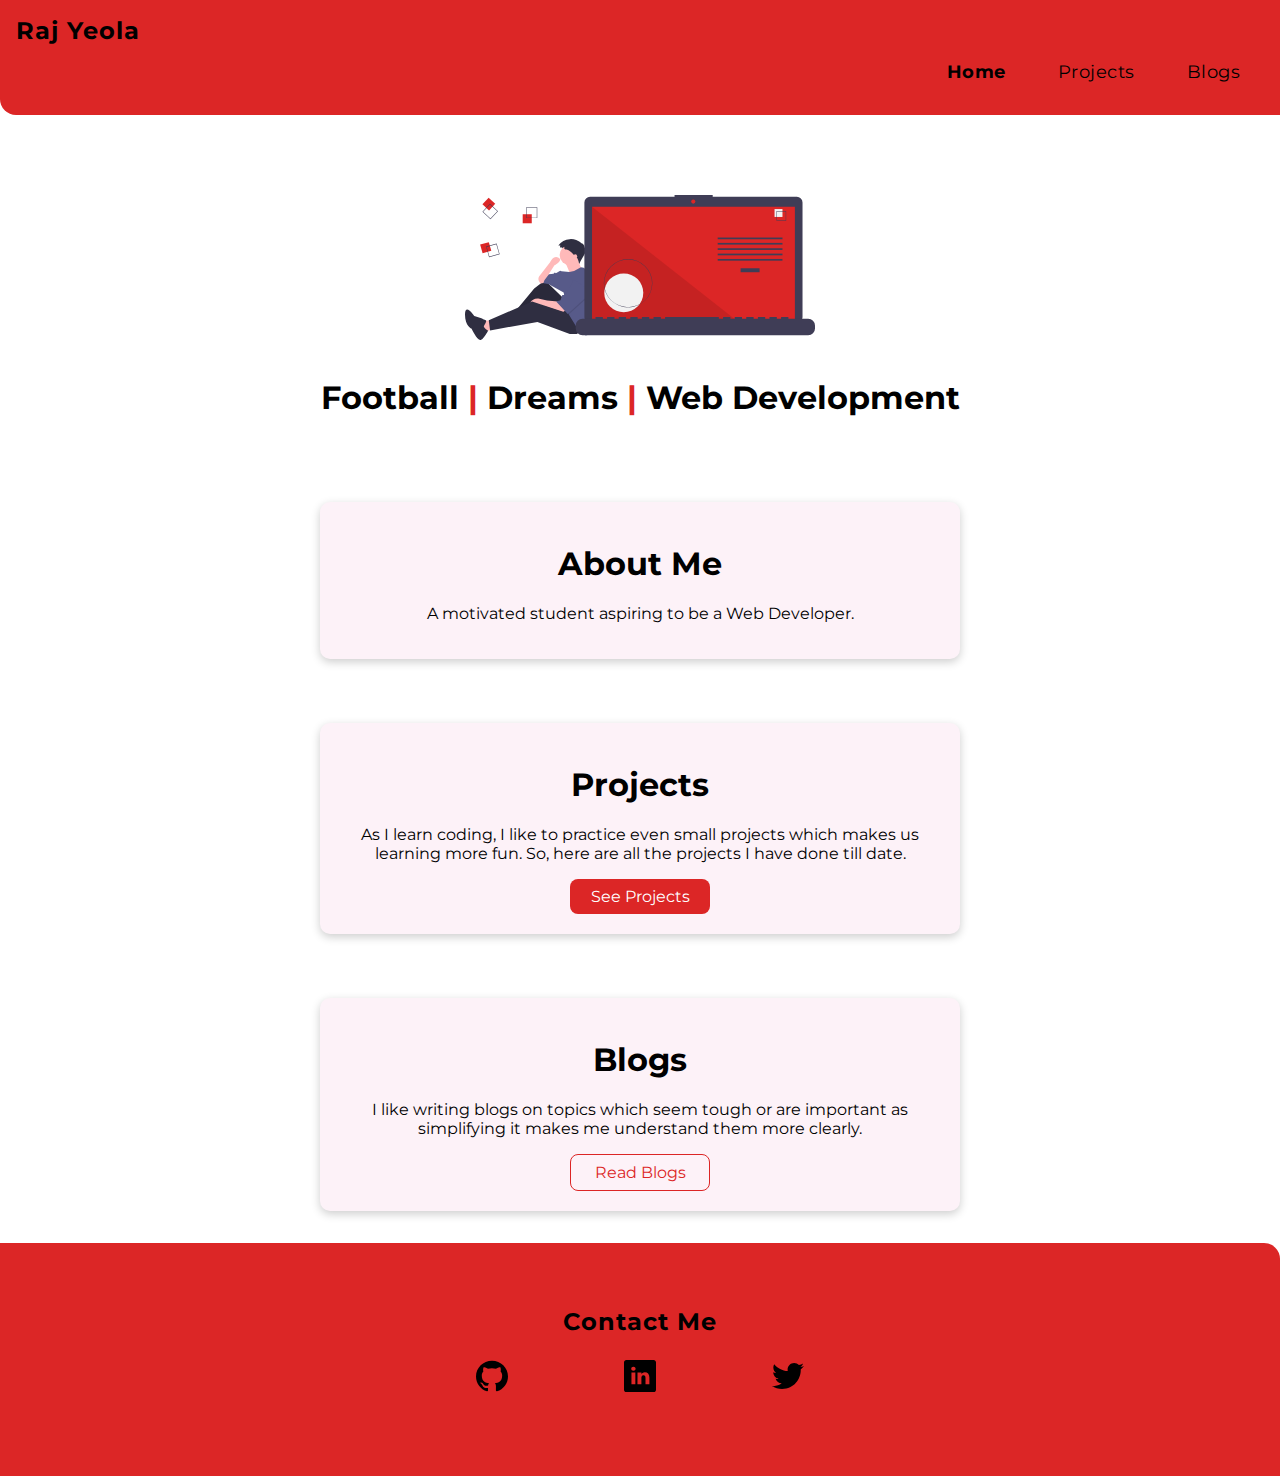
<file: index.html>
<!DOCTYPE html>
<html lang="en">
  <head>
    <meta charset="UTF-8" />
    <meta name="viewport" content="width=device-width, initial-scale=1.0" />
    <title>Home | Raj Yeola</title>
    <link
      rel="apple-touch-icon"
      sizes="180x180"
      href="Images/Favicon/apple-touch-icon.png"
    />
    <link
      rel="icon"
      type="image/png"
      sizes="32x32"
      href="Images/Favicon/favicon-32x32.png"
    />
    <link
      rel="icon"
      type="image/png"
      sizes="16x16"
      href="Images/Favicon/favicon-16x16.png"
    />
    <link rel="manifest" href="/site.webmanifest" />
    <link href="styles.css" rel="stylesheet" />
  </head>
  <body class="body-index">
    <nav class="navigation container">
      <div class="nav-brand">Raj Yeola</div>
      <ul class="list-non-bullet nav-pills">
        <li class="list-item-inline">
          <a class="link link-active link-header" href="/index.html">Home</a>
        </li>
        <li class="list-item-inline">
          <a class="link link-header" href="/projects.html">Projects</a>
        </li>
        <li class="list-item-inline">
          <a class="link link-header" href="/blogs.html">Blogs</a>
        </li>
      </ul>
    </nav>

    <header class="hero">
      <img class="img-hero" src="Images/hero-index.svg" />
      <h1 class="hero-heading">
        Football <span class="heading-inverted">|</span> Dreams
        <span class="heading-inverted">|</span> Web Development
      </h1>
    </header>

    <section class="section">
      <div class="container card">
        <h1>About Me</h1>
        <p>A motivated student aspiring to be a Web Developer.</p>
      </div>
    </section>

    <section class="section">
      <div class="container card">
        <h1>Projects</h1>
        <p>
          As I learn coding, I like to practice even small projects which makes
          us learning more fun. So, here are all the projects I have done till
          date.
        </p>
        <a class="link link-primary" href="/projects.html">See Projects</a>
      </div>
    </section>

    <section class="section">
      <div class="container card">
        <h1>Blogs</h1>
        <p>
          I like writing blogs on topics which seem tough or are important as
          simplifying it makes me understand them more clearly.
        </p>
        <a class="link link-secondary" href="/blogs.html">Read Blogs</a>
      </div>
    </section>

    <footer class="footer">
      <div class="footer-header">Contact Me</div>
      <ul class="social-links list-non-bullet">
        <li class="list-item-inline">
          <a class="link" href="https://github.com/Raj-0210">
            <img class="footer-icons" src="Images/github.svg" />
          </a>
        </li>
        <li class="list-item-inline">
          <a
            class="link"
            href="https://www.linkedin.com/in/raj-yeola-34a45a18b/"
          >
            <img class="footer-icons" src="Images/linkedin-og.svg" />
          </a>
        </li>
        <li class="list-item-inline">
          <a class="link" href="https://twitter.com/raj_yeola">
            <img class="footer-icons" src="Images/twitter.svg" />
          </a>
        </li>
      </ul>
    </footer>
  </body>
</html>
</file>
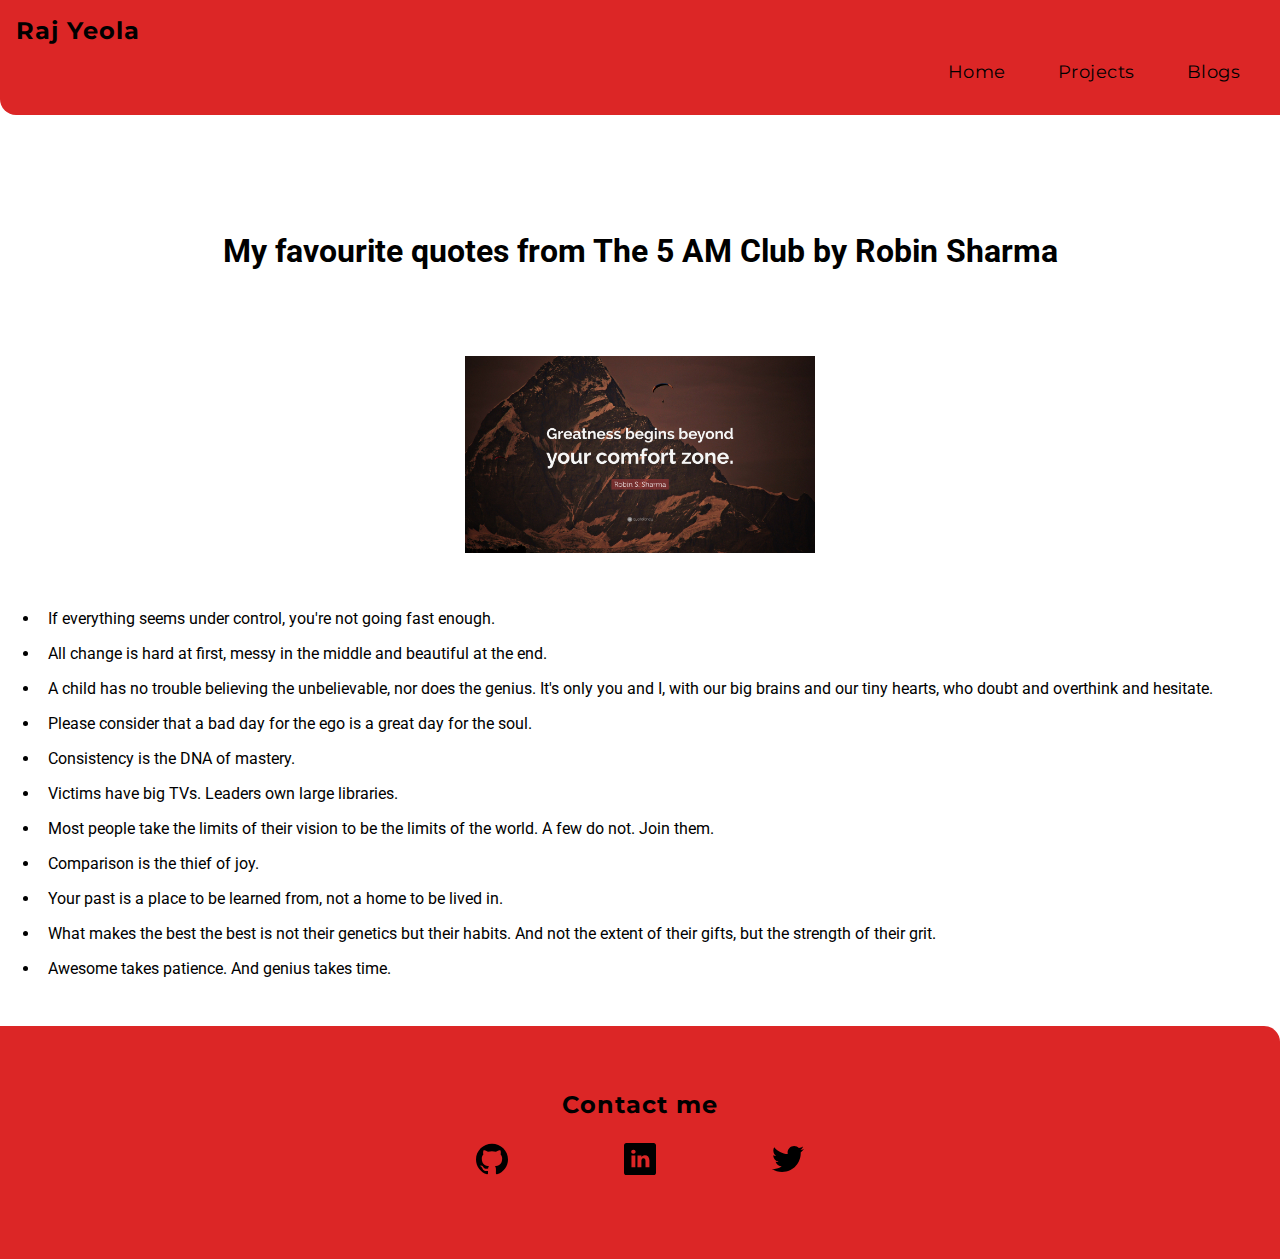
<file: blog1.html>
<!DOCTYPE html>
<html lang="en">
<head>
    <meta charset="UTF-8">
    <meta name="viewport" content="width=device-width, initial-scale=1.0">
    <title>Blog | Raj Yeola</title>
    <link rel="apple-touch-icon" sizes="180x180" href="Images/Favicon/apple-touch-icon.png">
    <link rel="icon" type="image/png" sizes="32x32" href="Images/Favicon/favicon-32x32.png">
    <link rel="icon" type="image/png" sizes="16x16" href="Images/Favicon/favicon-16x16.png">
    <link rel="manifest" href="/site.webmanifest">
    <link href="styles.css" rel="stylesheet"/>
</head>
<body class="body-blog1">
    <nav class="navigation container">
        <div class="nav-brand blog1">Raj Yeola</div>
        <ul class="list-non-bullet nav-pills">
            <li class="list-item-inline">
                <a class="link link-header blog1" href="/index.html">Home</a>
            </li>
            <li class="list-item-inline">
                <a class="link link-header blog1" href="/projects.html">Projects</a>
            </li>
            <li class="list-item-inline">
                <a class="link link-header blog1" href="/blogs.html">Blogs</a>
            </li>
        </ul>
    </nav>

    <header class="hero font-blog1">
        <h1 class="hero-heading">My favourite quotes from The 5 AM Club by Robin Sharma</h1>
    </header>

    <img class="img-hero section" src="Images/Robin Sharma (2).jpg" />

    <ul class="font-blog1">
        <li class="quote">If everything seems under control, you're not going fast enough.</li>
        <li class="quote">All change is hard at first, messy in the middle and beautiful at the end.</li>
        <li class="quote">A child has no trouble believing the unbelievable, nor does the genius. It's only you and I, with our big brains and our tiny hearts, who doubt and overthink and hesitate.</li>
        <li class="quote">Please consider that a bad day for the ego is a great day for the soul.</li>
        <li class="quote">Consistency is the DNA of mastery.</li>
        <li class="quote">Victims have big TVs. Leaders own large libraries.</li>
        <li class="quote">Most people take the limits of their vision to be the limits of the world. A few do not. Join them.</li>
        <li class="quote">Comparison is the thief of joy.</li>
        <li class="quote">Your past is a place to be learned from, not a home to be lived in.</li>
        <li class="quote">What makes the best the best is not their genetics but their habits. And not the extent of their gifts, but the strength of their grit.</li>
        <li class="quote quote-pad">Awesome takes patience. And genius takes time.</li>
    </ul>

    <footer class="footer footer-blog1">
        <div class="footer-header">Contact me</div>
        <ul class="social-links list-non-bullet">
            <li class="list-item-inline">
                <a class="link" href="https://github.com/Raj-0210">
                    <img class="footer-icons" src="Images/github.svg">
                </a>
            </li>
            <li class="list-item-inline">
                <a class="link" href="https://www.linkedin.com/in/raj-yeola-34a45a18b/">
                    <img class="footer-icons" src="Images/linkedin-og.svg">
                </a>
            </li>
            <li class="list-item-inline">
                <a class="link" href="https://twitter.com/raj_yeola">
                    <img class="footer-icons" src="Images/twitter.svg">
                </a>
            </li>
        </ul>
    </footer>
</body>
</html>
</file>
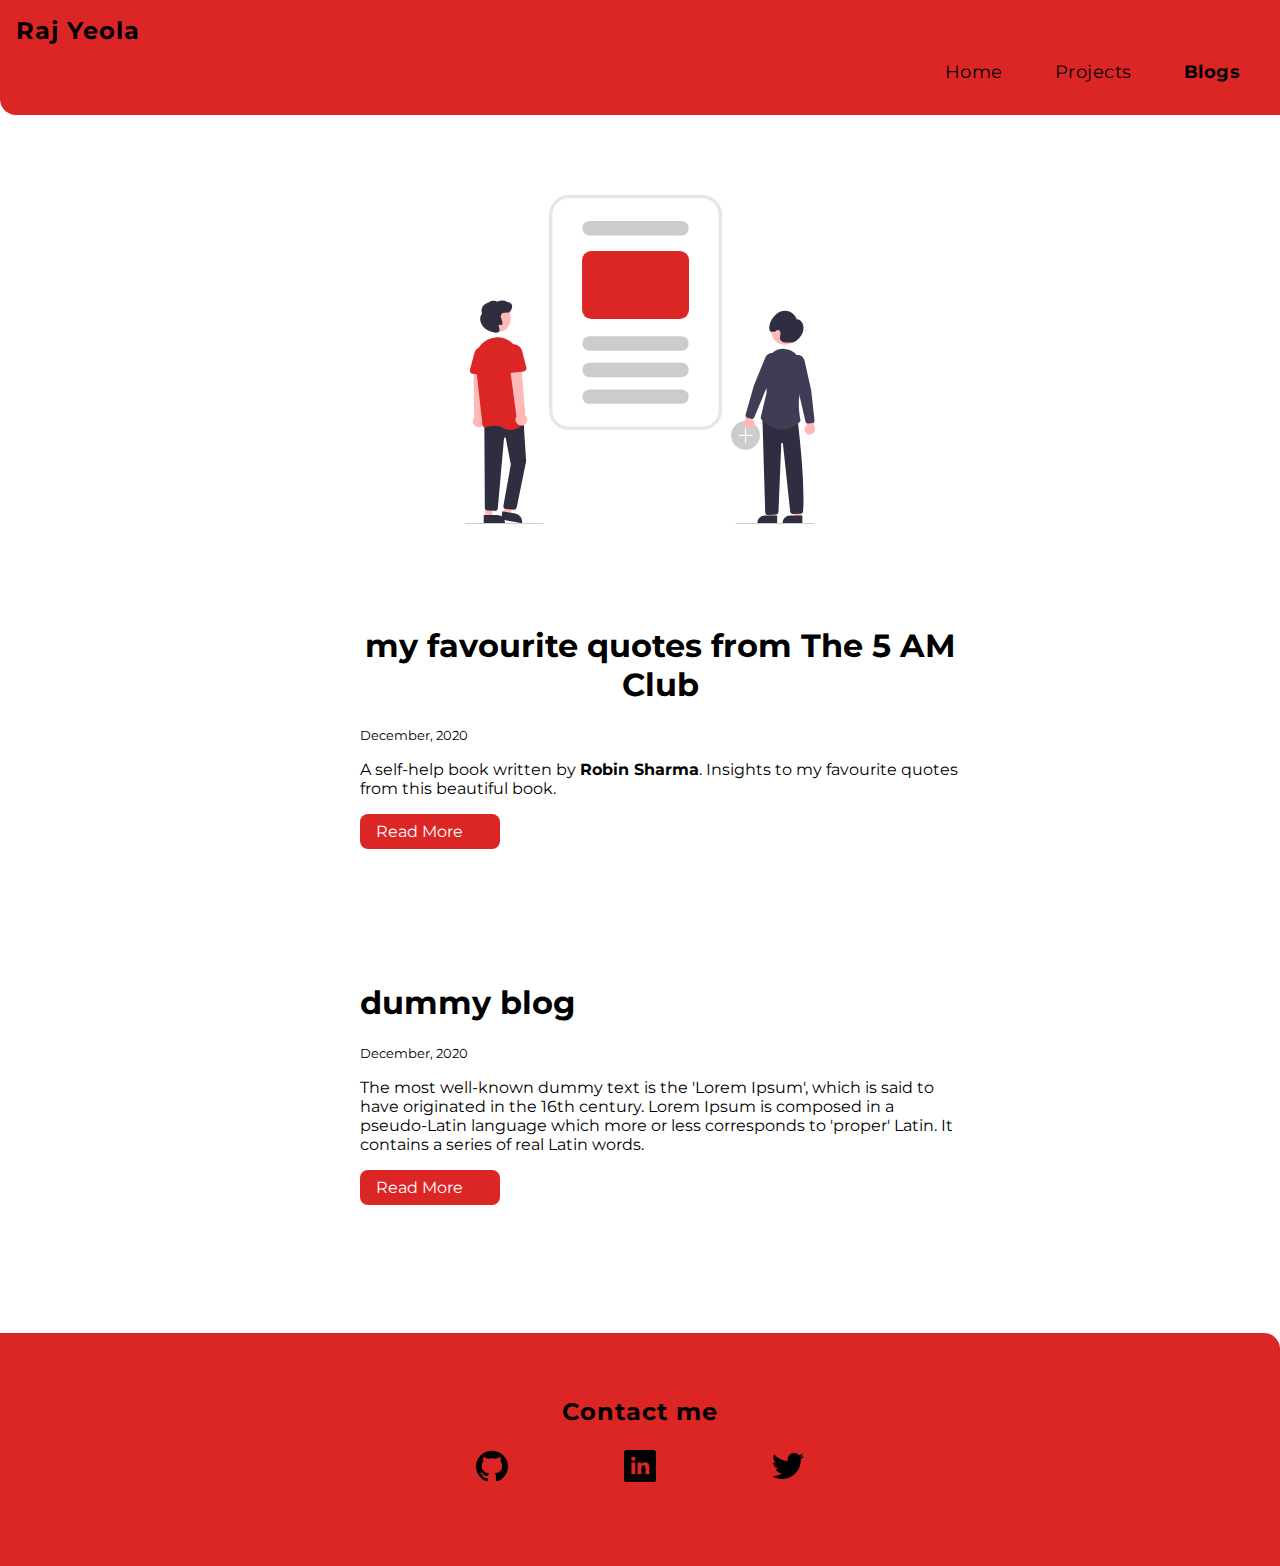
<file: blogs.html>
<!DOCTYPE html>
<html lang="en">
<head>
    <meta charset="UTF-8">
    <meta name="viewport" content="width=device-width, initial-scale=1.0">
    <title>Blogs | Raj Yeola</title>
    <link rel="apple-touch-icon" sizes="180x180" href="Images/Favicon/apple-touch-icon.png">
    <link rel="icon" type="image/png" sizes="32x32" href="Images/Favicon/favicon-32x32.png">
    <link rel="icon" type="image/png" sizes="16x16" href="Images/Favicon/favicon-16x16.png">
    <link rel="manifest" href="/site.webmanifest">
    <link href="styles.css" rel="stylesheet"/>
</head>
<body class="body-index">

    <nav class="navigation container">
        <div class="nav-brand">Raj Yeola</div>
        <ul class="list-non-bullet nav-pills">
            <li class="list-item-inline">
                <a class="link link-header" href="/index.html">Home</a>
            </li>
            <li class="list-item-inline">
                <a class="link link-header" href="/projects.html">Projects</a>
            </li>
            <li class="list-item-inline">
                <a class="link link-active link-header" href="/blogs.html">Blogs</a>
            </li>
        </ul>
    </nav>

    <header class="hero">
        <img class="img-hero" src="Images/hero-blog.svg" />
    </header>   

    <ul class="list-non-bullet">
        <li>
            <div class="showcase-blog section container container-center">
                <h1>my favourite quotes from The 5 AM Club</h1>
                <small>December, 2020</small>
                <p>A self-help book written by <strong>Robin Sharma</strong>. Insights to my favourite quotes from this beautiful book.</p>

                <a class="link link-primary" href="blog1.html">Read More</a>
            </div>
        </li>
    </ul>

    <ul class="list-non-bullet">
        <li>
            <div class="showcase-blog container container-center">
                <h1>dummy blog</h1>
                <small>December, 2020</small>
                <p>The most well-known dummy text is the 'Lorem Ipsum', which is said to have originated in the 16th century. Lorem Ipsum is composed in a pseudo-Latin language which more or less corresponds to 'proper' Latin. It contains a series of real Latin words.</p>

                <a class="link link-primary" href="/">Read More</a>
            </div>
        </li>
    </ul>

    <footer class="footer">
        <div class="footer-header">Contact me</div>
        <ul class="social-links list-non-bullet">
            <li class="list-item-inline">
                <a class="link" href="https://github.com/Raj-0210">
                    <img class="footer-icons" src="Images/github.svg">
                </a>
            </li>
            <li class="list-item-inline">
                <a class="link" href="https://www.linkedin.com/in/raj-yeola-34a45a18b/">
                    <img class="footer-icons" src="Images/linkedin-og.svg">
                </a>
            </li>
            <li class="list-item-inline">
                <a class="link" href="https://twitter.com/raj_yeola">
                    <img class="footer-icons" src="Images/twitter.svg">
                </a>
            </li>
        </ul>
    </footer>
    
</body>
</html>
</file>
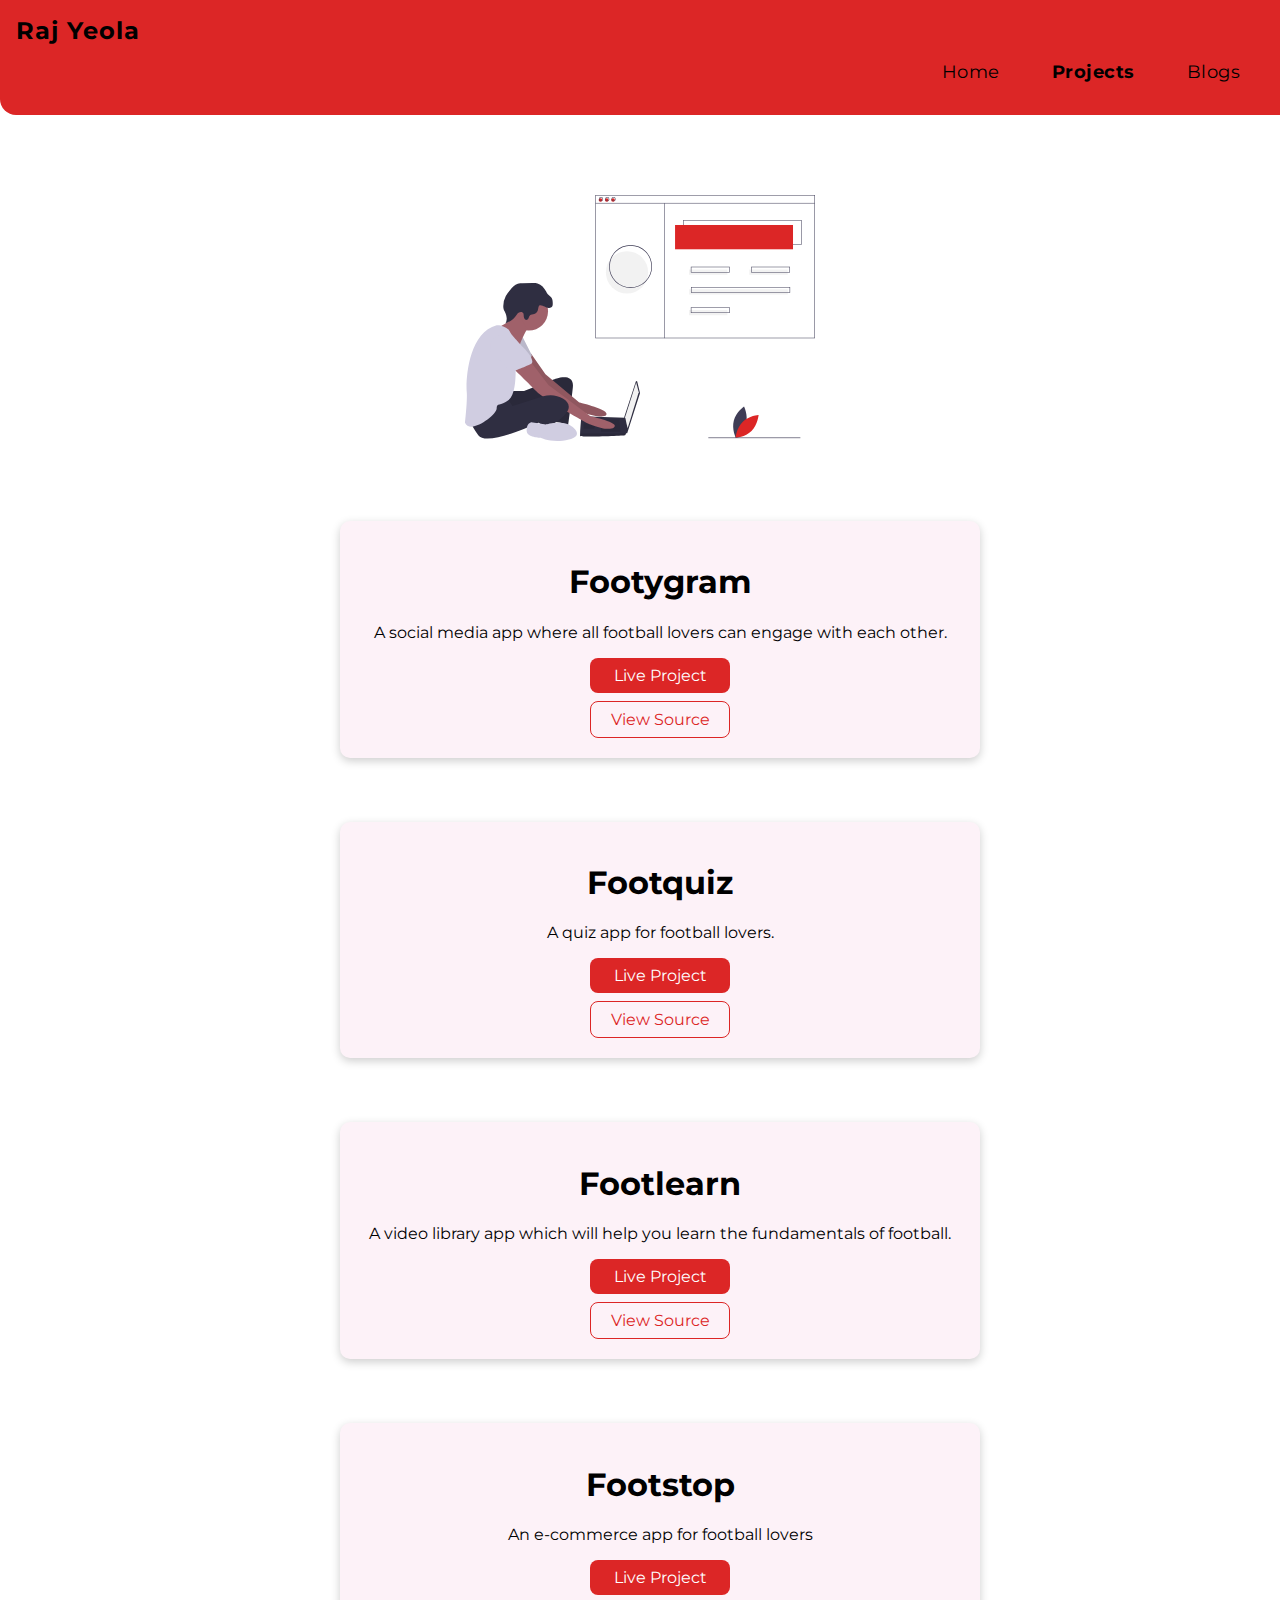
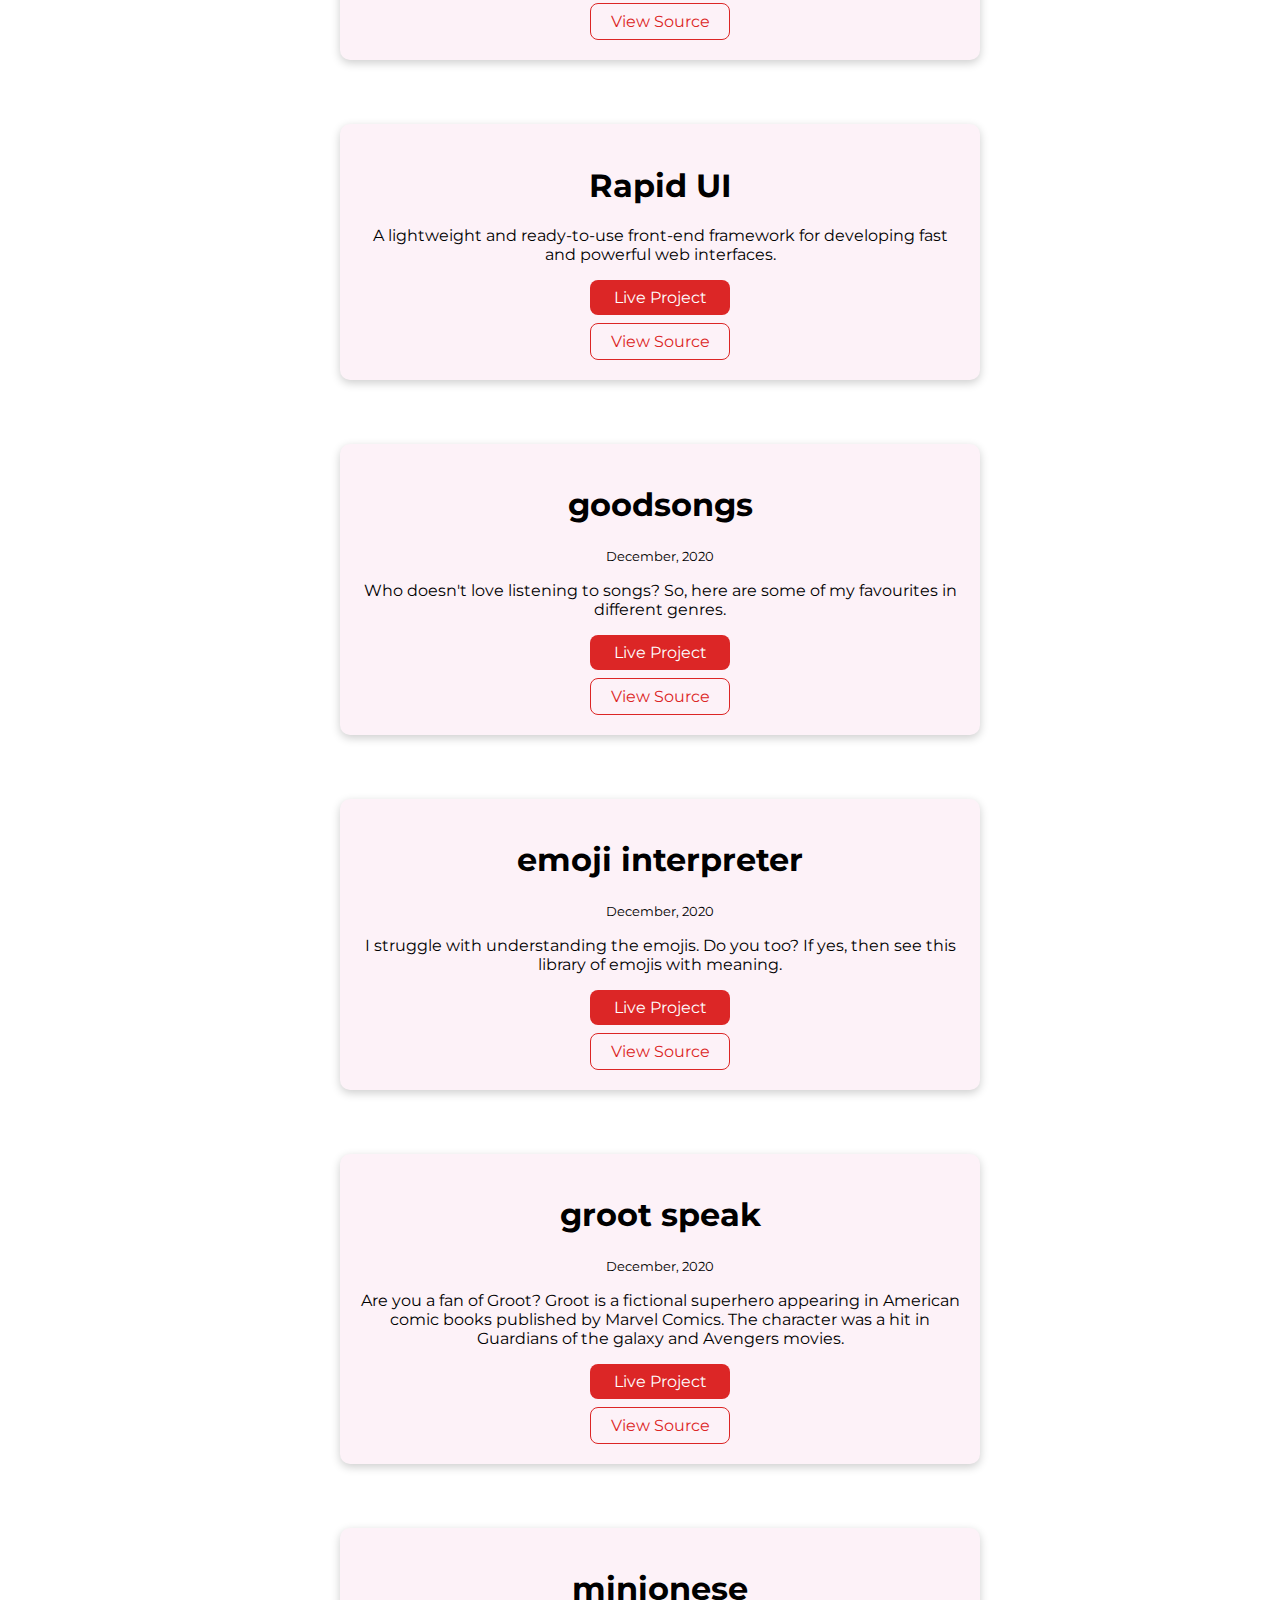
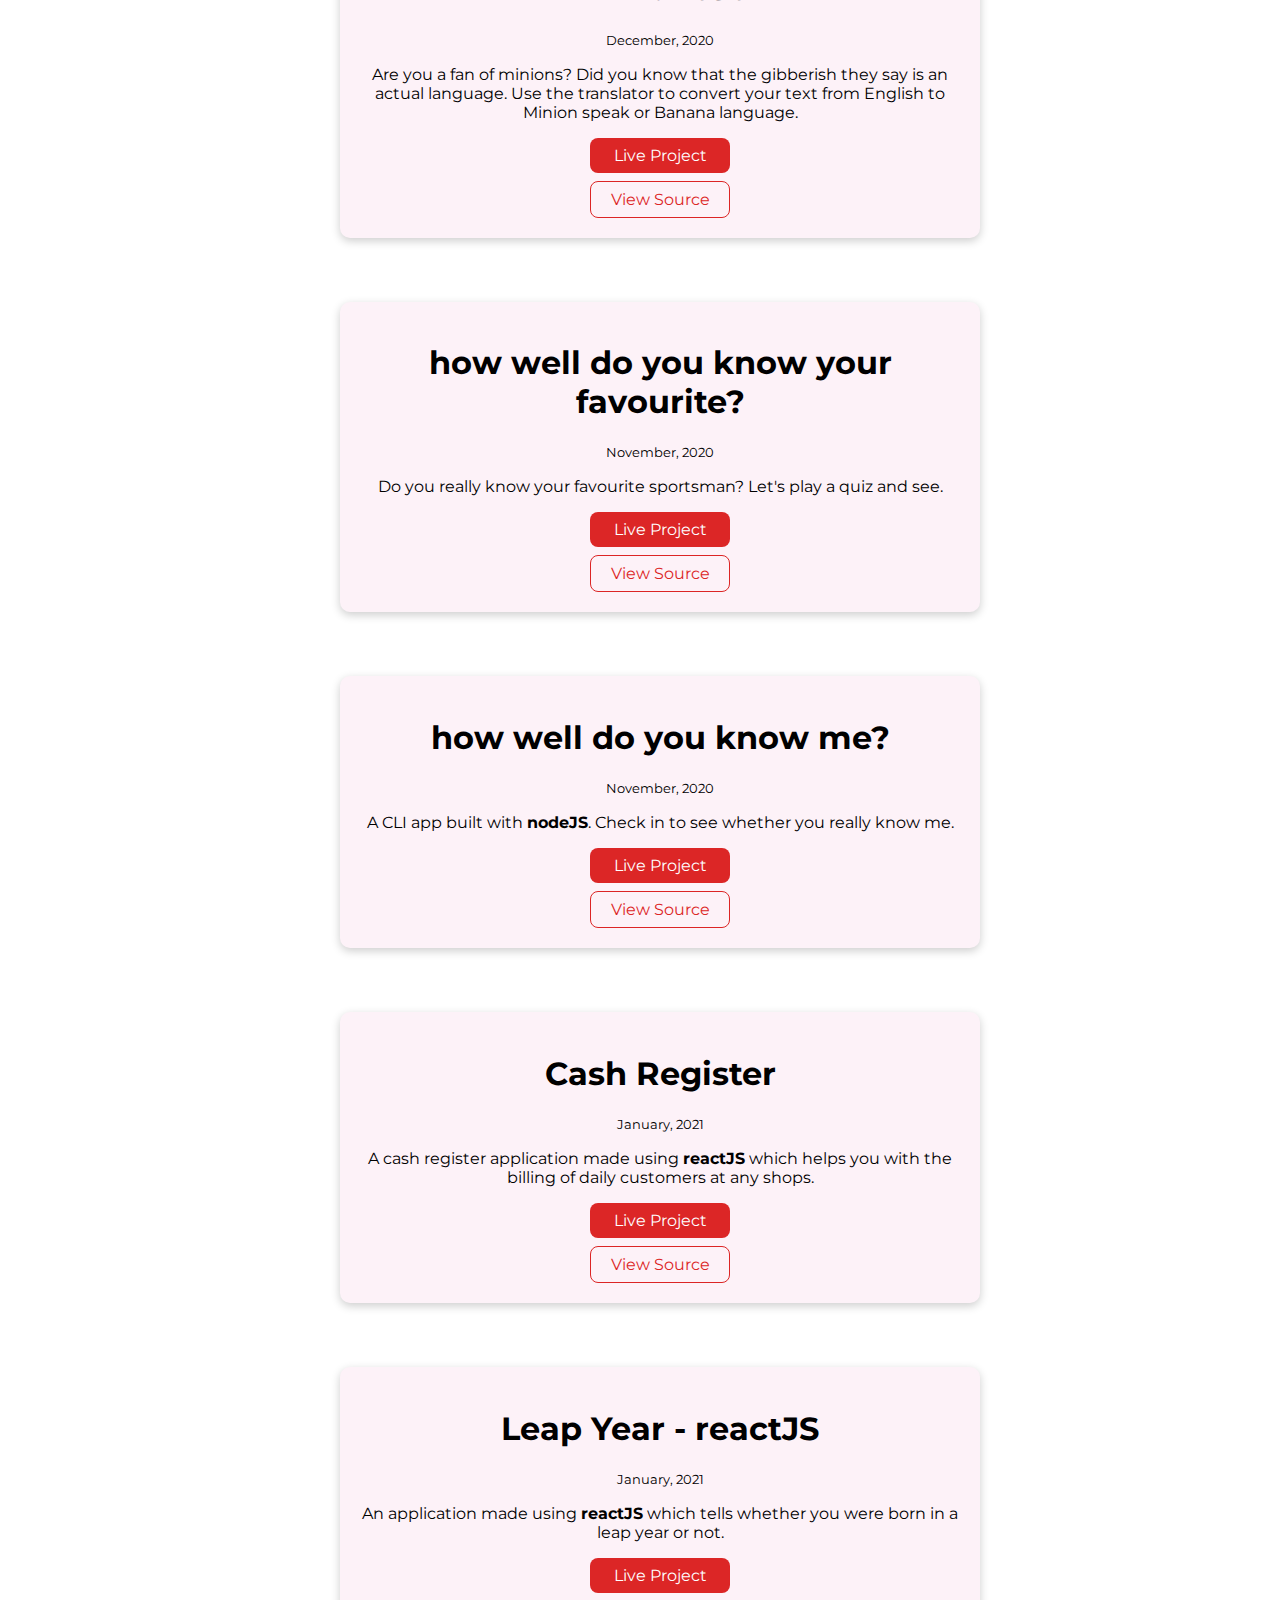
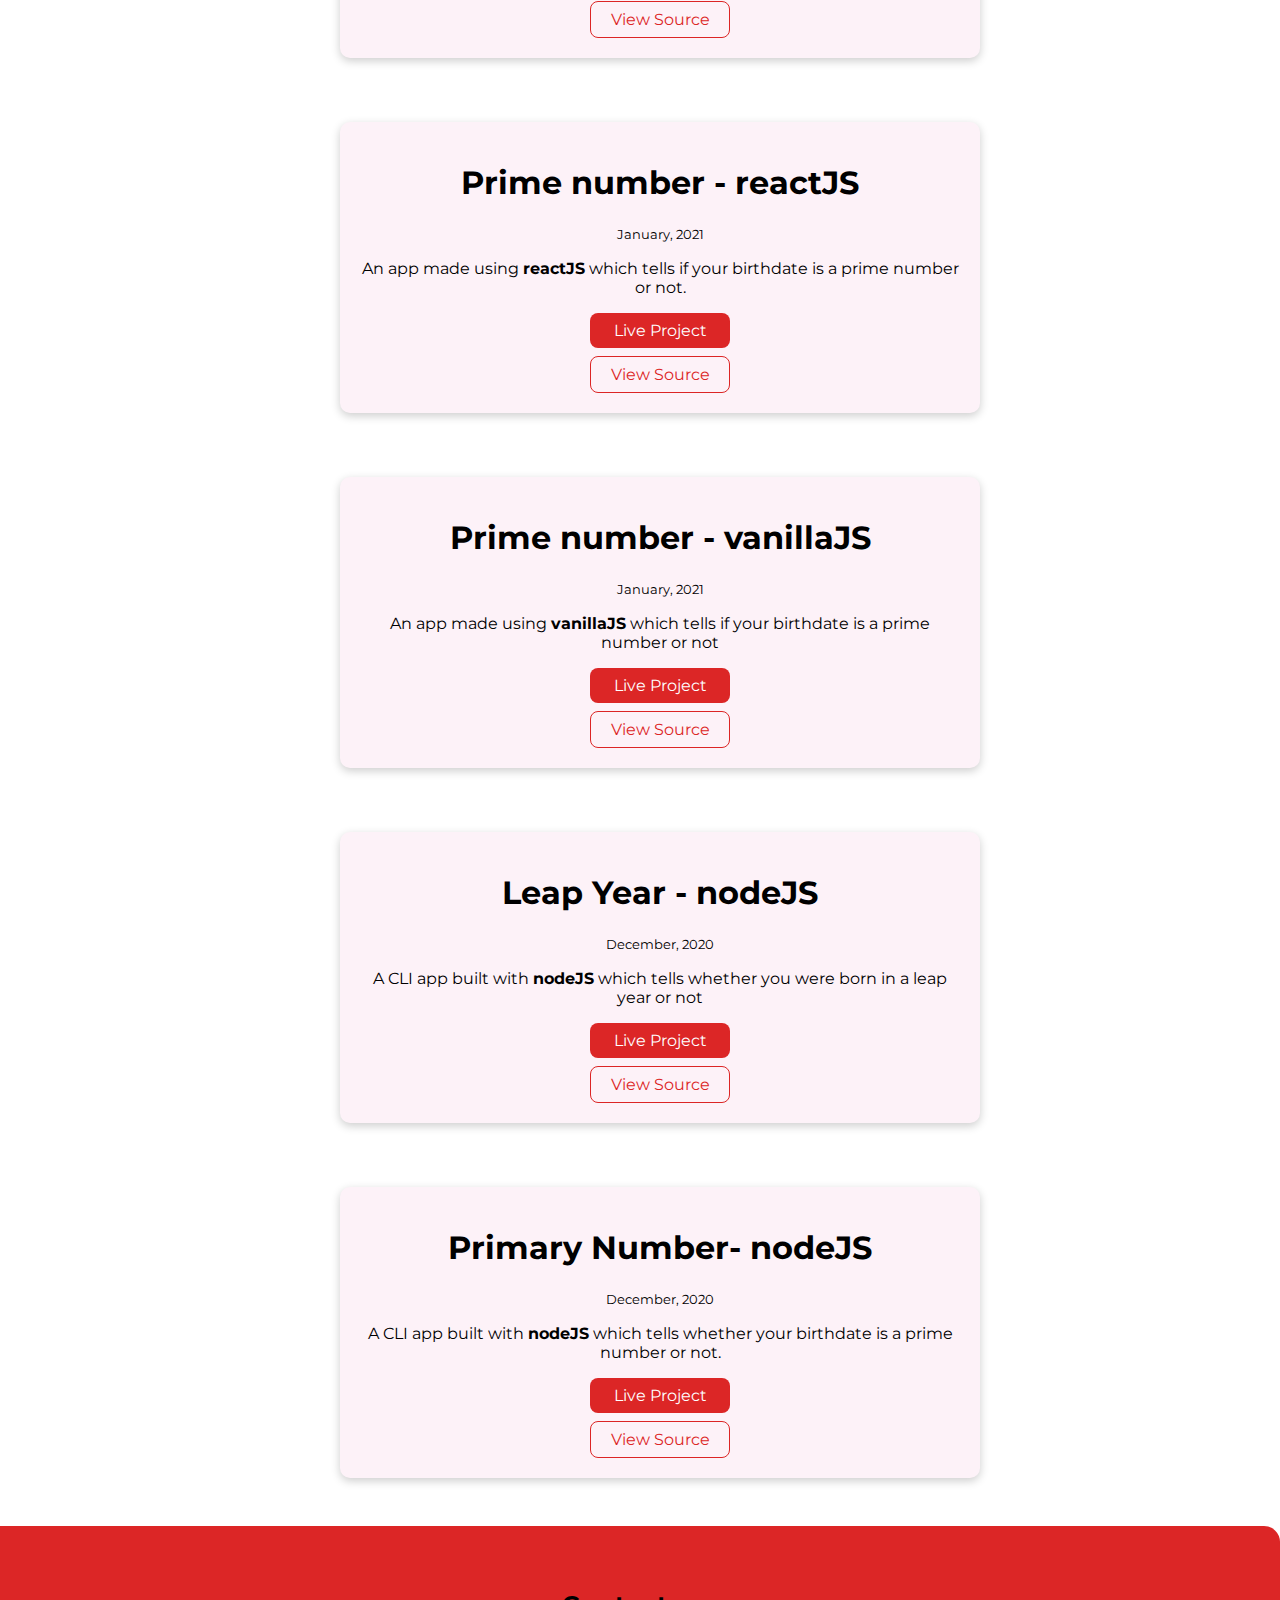
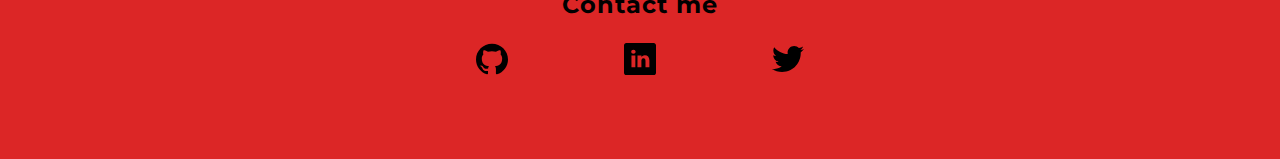
<file: projects.html>
<!DOCTYPE html>
<html lang="en">
  <head>
    <meta charset="UTF-8" />
    <meta name="viewport" content="width=device-width, initial-scale=1.0" />
    <title>Projects | Raj Yeola</title>
    <link
      rel="apple-touch-icon"
      sizes="180x180"
      href="Images/Favicon/apple-touch-icon.png"
    />
    <link
      rel="icon"
      type="image/png"
      sizes="32x32"
      href="Images/Favicon/favicon-32x32.png"
    />
    <link
      rel="icon"
      type="image/png"
      sizes="16x16"
      href="Images/Favicon/favicon-16x16.png"
    />
    <link rel="manifest" href="/site.webmanifest" />
    <link href="styles.css" rel="stylesheet" />
  </head>
  <body class="body-index">
    <nav class="navigation container">
      <div class="nav-brand">Raj Yeola</div>
      <ul class="list-non-bullet nav-pills">
        <li class="list-item-inline">
          <a class="link link-header" href="/index.html">Home</a>
        </li>
        <li class="list-item-inline">
          <a class="link link-active link-header" href="/projects.html"
            >Projects</a
          >
        </li>
        <li class="list-item-inline">
          <a class="link link-header" href="/blogs.html">Blogs</a>
        </li>
      </ul>
    </nav>

    <header class="hero">
      <img class="img-hero" src="Images/hero-projects.svg" />
    </header>

    <ul class="list-non-bullet">
      <li class="section">
        <div class="showcase-list container card">
          <h1>Footygram</h1>
          <p>
            A social media app where all football lovers can engage with each
            other.
          </p>

          <a class="link link-primary" href="https://footygram.netlify.app/"
            >Live Project</a
          >
          <a
            class="link link-secondary"
            href="https://github.com/RajYeola/Footygram"
            >View Source</a
          >
        </div>
      </li>

      <li class="section">
        <div class="showcase-list container card">
          <h1>Footquiz</h1>
          <p>A quiz app for football lovers.</p>

          <a class="link link-primary" href="https://foot-quiz.netlify.app/"
            >Live Project</a
          >
          <a
            class="link link-secondary"
            href="https://github.com/RajYeola/FootQuiz"
            >View Source</a
          >
        </div>
      </li>

      <li class="section">
        <div class="showcase-list container card">
          <h1>Footlearn</h1>
          <p>
            A video library app which will help you learn the fundamentals of
            football.
          </p>

          <a class="link link-primary" href="https://footlearn.netlify.app/"
            >Live Project</a
          >
          <a
            class="link link-secondary"
            href="https://github.com/RajYeola/foot-learn"
            >View Source</a
          >
        </div>
      </li>

      <li class="section">
        <div class="showcase-list container card">
          <h1>Footstop</h1>
          <p>An e-commerce app for football lovers</p>

          <a class="link link-primary" href="https://foot-stop.netlify.app/"
            >Live Project</a
          >
          <a
            class="link link-secondary"
            href="https://github.com/RajYeola/Footstop"
            >View Source</a
          >
        </div>
      </li>

      <li class="section">
        <div class="showcase-list container card">
          <h1>Rapid UI</h1>
          <p>
            A lightweight and ready-to-use front-end framework for developing
            fast and powerful web interfaces.
          </p>

          <a
            class="link link-primary"
            href="https://development-rapidui.netlify.app/"
            >Live Project</a
          >
          <a
            class="link link-secondary"
            href="https://github.com/RajYeola/Rapid-UI"
            >View Source</a
          >
        </div>
      </li>
      <li class="section">
        <div class="showcase-list container card">
          <h1>goodsongs</h1>
          <small>December, 2020</small>
          <p>
            Who doesn't love listening to songs? So, here are some of my
            favourites in different genres.
          </p>

          <a class="link link-primary" href="https://sy5ye.csb.app/"
            >Live Project</a
          >
          <a
            class="link link-secondary"
            href="https://github.com/Raj-0210/Good-Songs"
            >View Source</a
          >
        </div>
      </li>

      <li class="section">
        <div class="showcase-list container card">
          <h1>emoji interpreter</h1>
          <small>December, 2020</small>
          <p>
            I struggle with understanding the emojis. Do you too? If yes, then
            see this library of emojis with meaning.
          </p>

          <a class="link link-primary" href="https://yspw1.csb.app/"
            >Live Project</a
          >
          <a
            class="link link-secondary"
            href="https://github.com/Raj-0210/Emoji-Interpreter"
            >View Source</a
          >
        </div>
      </li>

      <li class="section">
        <div class="showcase-list container card">
          <h1>groot speak</h1>
          <small>December, 2020</small>
          <p>
            Are you a fan of Groot? Groot is a fictional superhero appearing in
            American comic books published by Marvel Comics. The character was a
            hit in Guardians of the galaxy and Avengers movies.
          </p>

          <a class="link link-primary" href="https://groot-talk.netlify.app/"
            >Live Project</a
          >
          <a
            class="link link-secondary"
            href="https://github.com/Raj-0210/Groot-speak"
            >View Source</a
          >
        </div>
      </li>

      <li class="section">
        <div class="showcase-list container card">
          <h1>minionese</h1>
          <small>December, 2020</small>
          <p>
            Are you a fan of minions? Did you know that the gibberish they say
            is an actual language. Use the translator to convert your text from
            English to Minion speak or Banana language.
          </p>

          <a
            class="link link-primary"
            href="https://banana-speak-raj.netlify.app"
            >Live Project</a
          >
          <a
            class="link link-secondary"
            href="https://github.com/Raj-0210/Banana-speak"
            >View Source</a
          >
        </div>
      </li>

      <li class="section">
        <div class="showcase-list container card">
          <h1>how well do you know your favourite?</h1>
          <small>November, 2020</small>
          <p>
            Do you really know your favourite sportsman? Let's play a quiz and
            see.
          </p>

          <a
            class="link link-primary"
            href="https://repl.it/@Raj0210/Quiz-Assignment1?embed=1&output=1#index.js"
            >Live Project</a
          >
          <a
            class="link link-secondary"
            href="https://github.com/Raj-0210/Quiz-How-well-do-you-know-your-favourite"
            >View Source</a
          >
        </div>
      </li>

      <li class="section">
        <div class="showcase-list container card">
          <h1>how well do you know me?</h1>
          <small>November, 2020</small>
          <p>
            A CLI app built with <strong>nodeJS</strong>. Check in to see
            whether you really know me.
          </p>

          <a
            class="link link-primary"
            href="https://repl.it/@Raj0210/Endgame?embed=1&output=1#index.js"
            >Live Project</a
          >
          <a
            class="link link-secondary"
            href="https://github.com/Raj-0210/Quiz-Do-you-know-me"
            >View Source</a
          >
        </div>
      </li>

      <li class="section">
        <div class="showcase-list container card">
          <h1>Cash Register</h1>
          <small>January, 2021</small>
          <p>
            A cash register application made using
            <strong>reactJS</strong> which helps you with the billing of daily
            customers at any shops.
          </p>

          <a class="link link-primary" href="https://2sffz.csb.app/"
            >Live Project</a
          >
          <a
            class="link link-secondary"
            href="https://github.com/RajYeola/Cash-Register"
            >View Source</a
          >
        </div>
      </li>

      <li class="section">
        <div class="showcase-list container card">
          <h1>Leap Year - reactJS</h1>
          <small>January, 2021</small>
          <p>
            An application made using <strong>reactJS</strong> which tells
            whether you were born in a leap year or not.
          </p>

          <a class="link link-primary" href="https://f275r.csb.app/"
            >Live Project</a
          >
          <a
            class="link link-secondary"
            href="https://github.com/RajYeola/Leap-Year-reactJS"
            >View Source</a
          >
        </div>
      </li>

      <li class="section">
        <div class="showcase-list container card">
          <h1>Prime number - reactJS</h1>
          <small>January, 2021</small>
          <p>
            An app made using <strong>reactJS</strong> which tells if your
            birthdate is a prime number or not.
          </p>

          <a class="link link-primary" href="https://nvig0.csb.app/"
            >Live Project</a
          >
          <a
            class="link link-secondary"
            href="https://github.com/RajYeola/Prime-number-reactJS"
            >View Source</a
          >
        </div>
      </li>

      <li class="section">
        <div class="showcase-list container card">
          <h1>Prime number - vanillaJS</h1>
          <small>January, 2021</small>
          <p>
            An app made using <strong>vanillaJS</strong> which tells if your
            birthdate is a prime number or not
          </p>

          <a
            class="link link-primary"
            href="https://vanillajs-primeno-raj.netlify.app/"
            >Live Project</a
          >
          <a
            class="link link-secondary"
            href="https://github.com/RajYeola/Prime-number-Vanilla-JS"
            >View Source</a
          >
        </div>
      </li>

      <li class="section">
        <div class="showcase-list container card">
          <h1>Leap Year - nodeJS</h1>
          <small>December, 2020</small>
          <p>
            A CLI app built with <strong>nodeJS</strong> which tells whether you
            were born in a leap year or not
          </p>

          <a
            class="link link-primary"
            href="https://repl.it/@Raj0210/Were-you-born-in-a-leap-year?embed=1&output=1#index.js"
            >Live Project</a
          >
          <a
            class="link link-secondary"
            href="https://github.com/RajYeola/Leap-year-nodeJS"
            >View Source</a
          >
        </div>
      </li>

      <li class="section">
        <div class="showcase-list container card">
          <h1>Primary Number- nodeJS</h1>
          <small>December, 2020</small>
          <p>
            A CLI app built with <strong>nodeJS</strong> which tells whether
            your birthdate is a prime number or not.
          </p>

          <a
            class="link link-primary"
            href="https://repl.it/@Raj0210/Prime-number?embed=1&output=1#index.js"
            >Live Project</a
          >
          <a
            class="link link-secondary"
            href="https://github.com/RajYeola/Prime-number-nodeJS"
            >View Source</a
          >
        </div>
      </li>
    </ul>

    <footer class="footer">
      <div class="footer-header">Contact me</div>
      <ul class="social-links list-non-bullet">
        <li class="list-item-inline">
          <a class="link" href="https://github.com/Raj-0210">
            <img class="footer-icons" src="Images/github.svg" />
          </a>
        </li>
        <li class="list-item-inline">
          <a
            class="link"
            href="https://www.linkedin.com/in/raj-yeola-34a45a18b/"
          >
            <img class="footer-icons" src="Images/linkedin-og.svg" />
          </a>
        </li>
        <li class="list-item-inline">
          <a class="link" href="https://twitter.com/raj_yeola">
            <img class="footer-icons" src="Images/twitter.svg" />
          </a>
        </li>
      </ul>
    </footer>
  </body>
</html>
</file>
<file: styles.css>
@import url('https://fonts.googleapis.com/css2?family=Montserrat:wght@400;700&display=swap');
@import url('https://fonts.googleapis.com/css2?family=Roboto:wght@100;300;400;500&display=swap');


:root
{
    --primary-color: #DC2626;
    --header-footer: black;
    --light-pink:#FDF2F8;
}

body{
    margin: 0;
    padding: 0;
}

.body-index
{
    font-family: 'Montserrat', sans-serif;
}

.body-blog1
{
    margin: 0px;
}

hr
{
    margin: 2rem 0rem;
}

.container
{
    padding: 0rem 1rem;
}

.container-center
{
    max-width: 600px;
    margin: auto;
}

.link
{
    box-sizing: border-box;
    text-decoration: none;
    padding: 0.5rem 1rem;
}

.link-primary
{
    background-color: var(--primary-color);
    border-radius: 0.5rem;
    color : white;
    display: block;
    max-width: 140px;
    margin: 1rem 1rem 1rem 0rem;
}

.link-primary:hover, .link-secondary:hover
{
    background-color: black;
}

.link-secondary
{
    color: var(--primary-color);
    border-radius: 0.5rem;
    border: 1px solid var(--primary-color);
    display: block;
    max-width: 140px;
    margin: 1rem 1rem 1rem 0rem;
}

.link-primary, .link-secondary{
    transition: all 0.3s;
}

.link-camp
{
    text-decoration: none;
    color: var(--primary-color);
    font-weight: bold;
}

.link-header{
    padding: 0;
    margin: 0 1rem;
}

.link-header:hover{
    border-bottom: 2px solid var(--header-footer);
}

.list-non-bullet
{
    list-style: none;
}

.list-item-inline
{
    display: inline;
    padding: 0rem 0.5rem;
}

.navigation
{
    background-color: var(--primary-color);
    color : var(--header-footer);
    padding: 1rem;
    border-bottom-left-radius: 1rem;
}

.navigation .nav-brand
{
    font-size: x-large;
    font-weight: bold;
    letter-spacing: 1px;
}

.navigation .nav-pills
{
    text-align: right;
}
.navigation .link
{
    color: var(--header-footer);
    font-size: large;
    letter-spacing: 0.5px;
}

.navigation .link-active
{
    font-weight: bolder;
} 

.navigation .blog1
{
    font-family: 'Montserrat', sans-serif;
}

.hero
{
    padding: 2rem;
    padding-top: 5rem;
}

.hero .img-hero
{
    max-width: 350px;
    display: block;
    margin: auto;
}

.img-hero
{
    max-width: 350px;
    display: block;
    margin: auto;
}

.hero .hero-heading
{
    text-align: center;
    padding-top: 1rem;
    color: var(--header-footer);
}

.hero .hero-heading .heading-inverted
{
    color : var(--primary-color);
}

.font-blog1
{
    font-family: 'Roboto', sans-serif;
}

.section
{
    padding : 2rem;
}

.section h1
{
    text-align: center;
}

.ow
{
    background-color: var(--light-pink);
}

.footer
{
    background-color: var(--primary-color);
    padding: 4rem 1rem;
    text-align: center;
    color: var(--header-footer);
    border-top-right-radius: 1rem;
}

.footer .footer-header
{
    font-weight: bold;
    font-size: x-large;
    padding-bottom: 0.5rem;
    letter-spacing: 1px;
}

.footer .link
{
    color: white;
}

.footer ul
{
    padding-inline-start: 0px;
}

.footer-blog1
{
    font-family: 'Montserrat', sans-serif;
}

.footer-icons
{
    max-width: 32px;
    padding: 0rem 2rem;
}

.showcase-list {
    padding: 2rem;
}

.showcase-blog {
    padding-bottom: 6rem;
}

.quote
{
    margin: auto;
    padding: 0.5rem;
}

.quote-pad
{
    padding-bottom: 2rem;
}

.card{
    background-color: var(--light-pink);
    color: var(--header-footer);
    border-radius: 10px;
    box-shadow: 0 3px 10px rgba(0, 0, 0, 0.2);
    padding: 20px;
    margin: 10px;
    text-align: center;
    /* line-height: 1.2rem;
    word-spacing: 1px; */
}

.section .card{
    max-width: 600px;
    margin: auto;
}

.card .link{
    margin: auto;
}

.showcase-list .link-primary{
    margin: 0.5rem auto;
}

@media(max-width:500px){
    .hero .img-hero{
        max-width: 250px;
        margin: auto;
    }

    .navigation .nav-pills
    {
        display: flex;
        flex-direction: column;
        flex-wrap: wrap;
        text-align: right;
    }

    .list-item-inline{
        padding: 0.3rem 0;
    }
}
</file>
